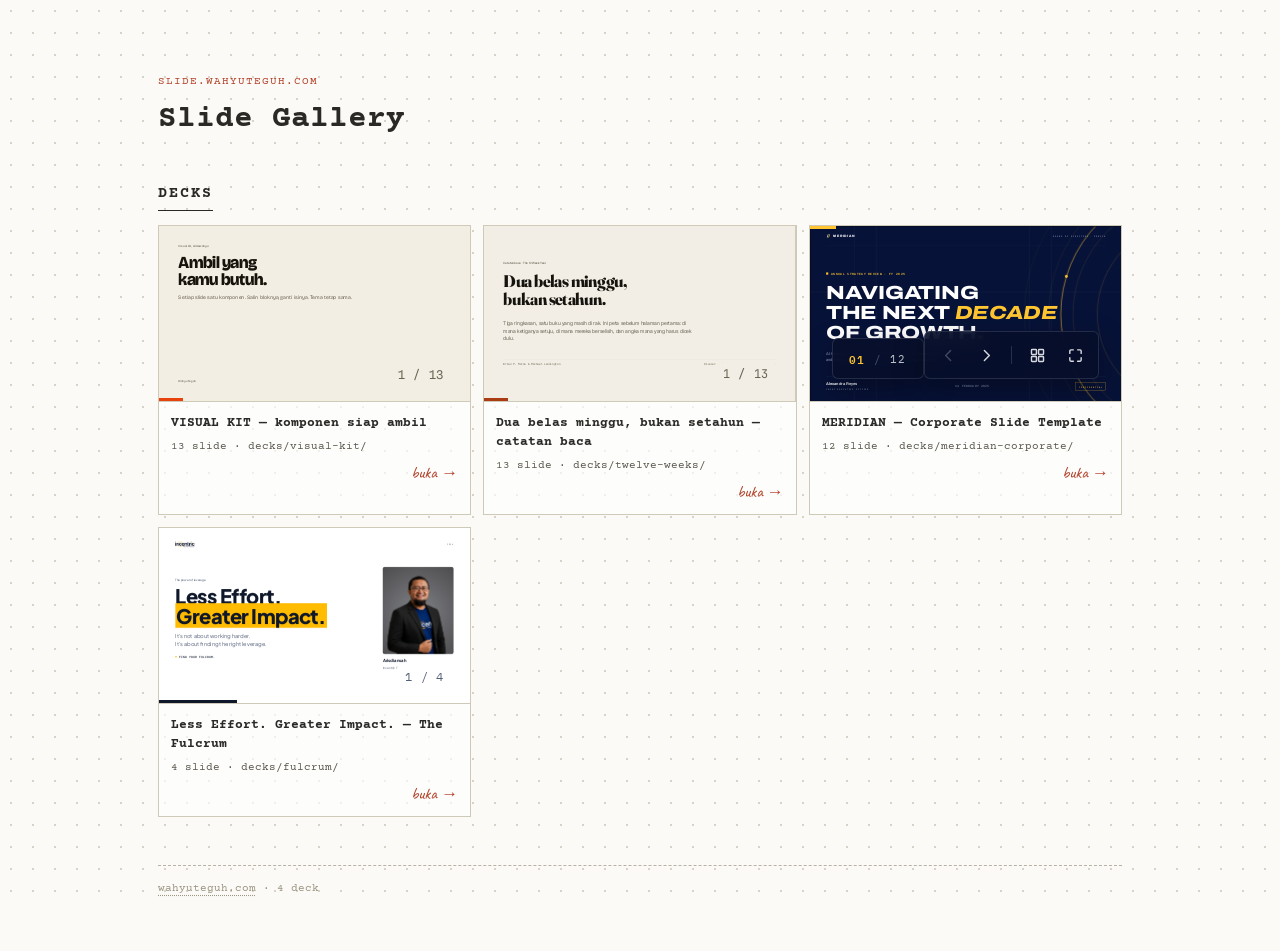
<file: index.html>
<!DOCTYPE html>
<html lang="id">
<head>
<meta charset="UTF-8">
<meta name="viewport" content="width=device-width, initial-scale=1.0">
<title>Slide Gallery — Wahyu Teguh</title>
<meta name="description" content="Galeri deck presentasi HTML oleh Wahyu Teguh.">
<link rel="icon" href="data:image/svg+xml,<svg xmlns='http://www.w3.org/2000/svg' viewBox='0 0 100 100'><rect width='100' height='100' rx='20' fill='%23fbfaf6'/><rect x='18' y='26' width='64' height='40' rx='2' fill='none' stroke='%23b3432b' stroke-width='7'/><rect x='44' y='70' width='12' height='12' fill='%23b3432b'/></svg>">
<link rel="preconnect" href="https://fonts.googleapis.com">
<link rel="preconnect" href="https://fonts.gstatic.com" crossorigin>
<link href="https://fonts.googleapis.com/css2?family=Courier+Prime:ital,wght@0,400;0,700;1,400&family=Caveat:wght@400;600;700&display=swap" rel="stylesheet">
<link rel="stylesheet" href="style.css">
<script src="gallery.js" defer></script>
</head>
<body>
<div class="page">
  <div class="flow centered">
    <section class="sec">
      <p class="kicker">slide.wahyuteguh.com</p>
      <h1>Slide Gallery</h1>
    </section>

    <section class="sec">
      <h2 class="sec-title">Decks</h2>
      <div id="grid" class="card-grid"></div>
      <p id="empty" class="empty" hidden>Belum ada deck. Taruh file di <code>decks/&lt;slug&gt;/index.html</code>, lalu jalankan <code>node tools/build-manifest.mjs</code>.</p>
    </section>

    <footer class="colophon">
      <a href="https://wahyuteguh.com">wahyuteguh.com</a> · <span id="count"></span>
    </footer>
  </div>
</div>
</body>
</html>
</file>
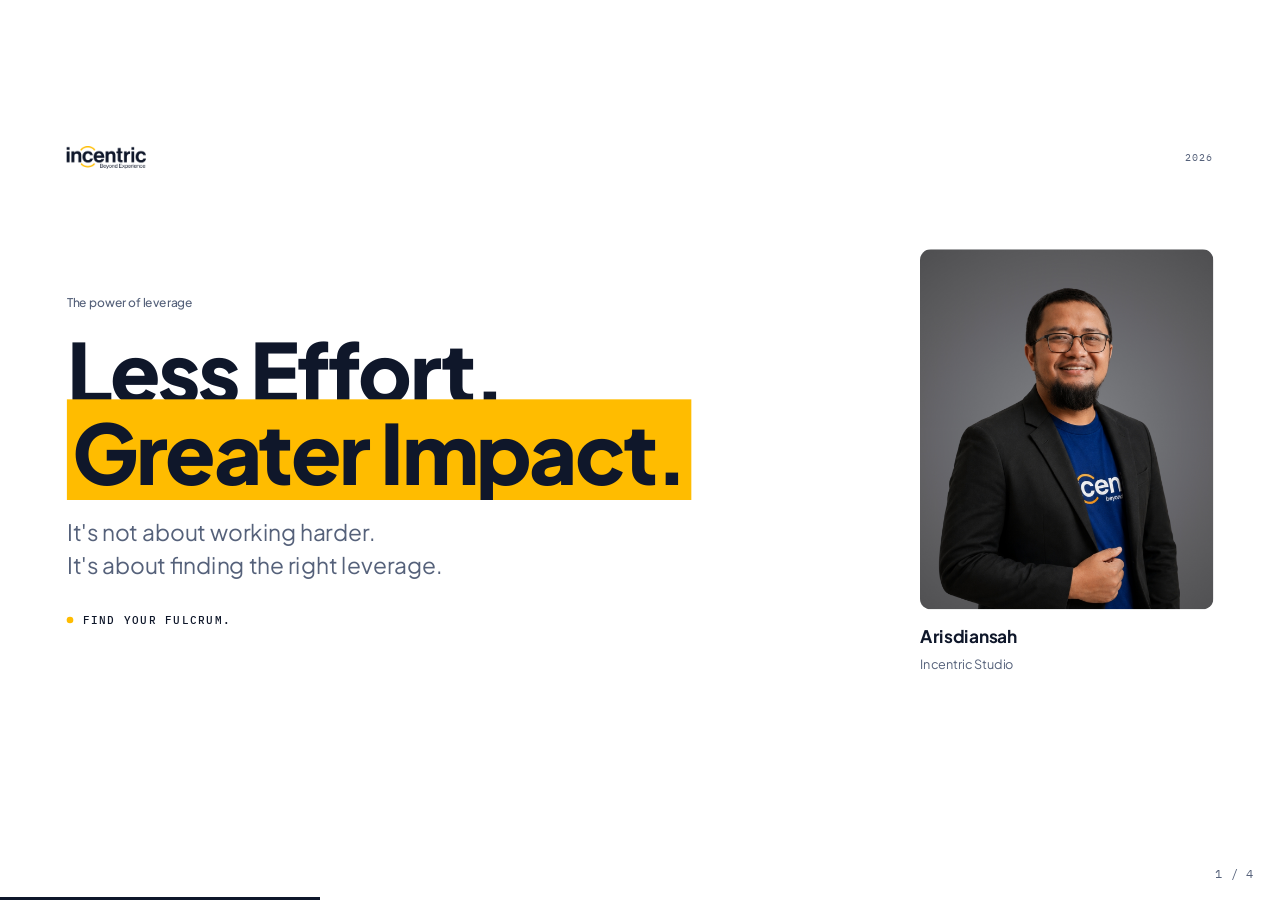
<file: decks/fulcrum/index.html>
<!DOCTYPE html>
<html lang="en">
<head>
<meta charset="UTF-8">
<meta name="viewport" content="width=device-width, initial-scale=1.0">
<title>Less Effort. Greater Impact. — The Fulcrum</title>
<link rel="preconnect" href="https://fonts.googleapis.com">
<link rel="preconnect" href="https://fonts.gstatic.com" crossorigin>
<link href="https://fonts.googleapis.com/css2?family=Plus+Jakarta+Sans:wght@400;500;600;700;800&family=IBM+Plex+Mono:wght@400;500;600&display=swap" rel="stylesheet">
<link rel="stylesheet" href="../../themes/_base.css">
<link rel="stylesheet" href="../../themes/incentric-navy.css">
<style>
/* Deck-specific layout only. Colour, type and radius come from the theme. */
.slide{ padding:84px 100px; gap:0; }
.hl{ background:var(--accent-2); color:var(--ink); padding:0 .06em; -webkit-box-decoration-break:clone; box-decoration-break:clone; }

/* ── brand row ───────────────────────────────────────────────── */
.brand{ display:flex; align-items:center; justify-content:space-between; }
.brand img{ height:34px; width:auto; }
.brand .meta{ font-family:var(--font-mono); font-size:15px; letter-spacing:.12em; text-transform:uppercase; color:var(--ink-soft); }

/* ── 01 title ────────────────────────────────────────────────── */
.s-title .body{ display:grid; grid-template-columns:1fr 440px; gap:80px; align-items:center; flex:1; min-height:0; }
.s-title h1{ font-size:124px; line-height:.98; }
.s-title .lead{ margin-top:36px; max-width:36ch; font-size:34px; }
.s-title .kicker{ margin-bottom:26px; }
.s-title .tag{ margin-top:44px; display:flex; align-items:center; gap:14px; }
.s-title .tag .dot{ width:10px; height:10px; border-radius:50%; background:var(--accent-2); }
.s-title .tag span{ font-family:var(--font-mono); font-size:17px; font-weight:500; letter-spacing:.14em; text-transform:uppercase; }
.portrait{ display:flex; flex-direction:column; gap:20px; }
.portrait .frame{ width:440px; height:540px; border-radius:16px; overflow:hidden; background:var(--surface); }
.portrait img{ width:100%; height:100%; object-fit:cover; object-position:50% 16%; }
.portrait .who{ display:flex; flex-direction:column; gap:4px; }
.portrait .who b{ font-size:26px; font-weight:700; }
.portrait .who span{ font-size:19px; color:var(--ink-soft); }

/* ── 02 the two levers ───────────────────────────────────────── */
.s-anat .head{ display:flex; justify-content:space-between; align-items:baseline; padding-bottom:20px; border-bottom:2px solid var(--line); }
.s-anat .head h2{ font-size:46px; letter-spacing:-.025em; }
.s-anat .head .note{ font-family:var(--font-mono); font-size:16px; color:var(--ink-soft); }
.panels{ flex:1; display:flex; flex-direction:column; gap:20px; padding-top:20px; min-height:0; }
.panel{
  flex:1; display:grid; grid-template-columns:400px 1fr; gap:28px; align-items:center;
  background:var(--surface); border:1px solid var(--line); border-radius:14px;
  padding:18px 40px 18px 36px;
}
.panel .tag{ font-family:var(--font-mono); font-size:15px; letter-spacing:.12em; text-transform:uppercase; color:var(--ink-soft); }
.panel .big{ font-size:112px; font-weight:800; line-height:.9; letter-spacing:-.045em; margin-top:16px; font-variant-numeric:tabular-nums; }
.panel .big span{ font-size:34px; font-weight:600; letter-spacing:0; margin-left:10px; color:var(--ink-soft); }
.panel .cap{ font-family:var(--font-mono); font-size:16px; letter-spacing:.1em; text-transform:uppercase; color:var(--ink-soft); margin-top:12px; }
.panel .verdict{ font-size:27px; font-weight:700; letter-spacing:-.015em; margin-top:20px; }
.panel.wrong .verdict{ color:var(--ink-soft); }
.s-anat .footline{ padding-top:18px; text-align:right; font-size:22px; color:var(--ink-soft); }

/* lever drawing */
.lever{ display:block; width:100%; height:100%; max-height:330px; }
.lever .ground{ stroke:var(--line-2); stroke-width:2; }
.lever .fulcrum{ fill:var(--accent-2); stroke:var(--ink); stroke-width:4; stroke-linejoin:round; }
.lever .bar{ fill:var(--ink); }
.lever .rest{ stroke:var(--line-2); stroke-width:2; stroke-dasharray:9 9; }
.lever .load rect{ fill:var(--ink); }
.lever .load text{ fill:#fff; font-family:var(--font-sans); font-size:27px; font-weight:700; }
.lever .load tspan{ font-size:16px; font-weight:500; fill:var(--accent-2); }
.lever .force line{ stroke:var(--ink); stroke-linecap:round; }
.lever .force path{ fill:var(--ink); }
.lever .force.thin line{ stroke-width:9; }
.lever .force.thick line{ stroke-width:17; }

/* hard: the beam never lifts, it only strains */
.slide.on .beam.hard{ animation:strain 6s ease-in-out 1s infinite; }
@keyframes strain{
  0%,100%{ transform:rotate(0deg); }
  12%,24%{ transform:rotate(-.35deg); }
  18%{ transform:rotate(.25deg); }
  32%,90%{ transform:rotate(0deg); }
}
.slide.on .force.thick{ animation:press 6s ease-in-out 1s infinite; }
@keyframes press{ 0%,100%{ transform:translateY(0); } 12%,24%{ transform:translateY(3px); } 32%,90%{ transform:translateY(0); } }

/* easy: one smooth lift, then it gently settles in an idle loop. The load counter-rotates so the block
   stays upright while the beam tilts under it. */
.slide.on .beam.easy{ animation:lift 1.5s cubic-bezier(.22,.8,.24,1) 1.1s forwards, leverIdle 8s ease-in-out 2.6s infinite; }
@keyframes lift{ to{ transform:rotate(6.5deg); } }
.slide.on .beam.easy .load{ animation:unlift 1.5s cubic-bezier(.22,.8,.24,1) 1.1s forwards, loadIdle 8s ease-in-out 2.6s infinite; transform-box:fill-box; transform-origin:50% 100%; }
@keyframes unlift{ to{ transform:rotate(-6.5deg); } }

/* ── 03 business insight + levers ───────────────────────────── */
.s-idea .business-grid{ flex:1; display:grid; grid-template-columns:780px 1fr; gap:90px; padding-top:64px; min-height:0; }
.s-idea .insight, .s-idea .levers{ display:flex; flex-direction:column; min-width:0; }
.s-idea h2{ font-size:76px; line-height:1.06; letter-spacing:-.035em; }
.s-idea .lead{ margin-top:28px; font-size:30px; max-width:28ch; }
.s-idea .statement{ margin-top:auto; margin-bottom:36px; font-size:66px; line-height:1.15; letter-spacing:-.04em; font-weight:800; }
.s-idea .statement .hl{ display:inline-block; margin-top:14px; }
.levers > h3{ font-size:44px; margin-bottom:30px; }
.fulcrums{ list-style:none; display:flex; flex-direction:column; border-top:2px solid var(--line); }
.fulcrums li{ display:grid; grid-template-columns:48px 1fr; column-gap:20px; align-items:baseline; padding:19px 0; border-bottom:1px solid var(--line); }
.fulcrums .idx{ grid-row:span 2; font-family:var(--font-mono); font-size:18px; color:var(--ink-soft); }
.fulcrums h4{ font-size:29px; line-height:1.2; font-weight:700; }
.fulcrums p{ grid-column:2; margin-top:7px; font-size:24px; line-height:1.4; color:var(--ink-soft); }
.levers .pick{ margin-top:auto; background:var(--accent-2); color:var(--ink); border-radius:12px; padding:24px; font-size:27px; font-weight:700; letter-spacing:-.015em; }

/* ── 04 closing ──────────────────────────────────────────────── */
.s-thanks{ justify-content:center; }
.s-thanks h1{ font-size:146px; line-height:1.0; letter-spacing:-.045em; }
.s-thanks h1::after{ content:""; display:block; width:180px; height:10px; border-radius:5px; background:var(--accent-2); margin-top:34px; }
.s-thanks .lead{ margin-top:34px; font-size:38px; max-width:24ch; }
.s-thanks .who{ margin-top:auto; display:flex; align-items:center; gap:20px; padding-top:48px; border-top:2px solid var(--line); }
.s-thanks .who img{ width:92px; height:92px; border-radius:50%; object-fit:cover; object-position:50% 16%; }
.s-thanks .who .n{ display:flex; flex-direction:column; gap:3px; }
.s-thanks .who b{ font-size:24px; font-weight:700; }
.s-thanks .who span{ font-size:18px; color:var(--ink-soft); }
.s-thanks .who .site{ margin-left:auto; font-family:var(--font-mono); font-size:18px; color:var(--ink-soft); }

/* Idle motion stays on visual accents; text remains stationary.
   Only active slides animate, and reduced-motion / print stay static. */
@keyframes leverIdle{ 0%,100%{ transform:rotate(6.5deg); } 50%{ transform:rotate(6.1deg); } }
@keyframes loadIdle{ 0%,100%{ transform:rotate(-6.5deg); } 50%{ transform:rotate(-6.1deg); } }
@keyframes portraitIdle{ 0%,100%{ transform:scale(1); } 50%{ transform:scale(1.025); } }
@keyframes dotIdle{ 0%,100%{ box-shadow:0 0 0 0 rgba(246,194,62,0); } 50%{ box-shadow:0 0 0 9px rgba(246,194,62,.14); } }
@keyframes highlightIdle{ 0%,100%{ background-color:var(--accent-2); } 50%{ background-color:#f8d574; } }
@keyframes underlineIdle{ 0%,100%{ transform:scaleX(1); opacity:1; } 50%{ transform:scaleX(1.12); opacity:.8; } }
.slide.on .portrait .frame img{ animation:portraitIdle 14s ease-in-out 1s infinite; }
.slide.on .tag .dot{ animation:dotIdle 6s ease-in-out 1s infinite; }
.slide.on .statement .hl{ animation:highlightIdle 8s ease-in-out 1.5s infinite; }
.slide.on.s-thanks h1::after{ transform-origin:left; animation:underlineIdle 8s ease-in-out 1s infinite; }

@media print, (prefers-reduced-motion: reduce){
  .slide.on *, .slide.on *::after{ animation:none !important; }
}

@media print{
  .beam.easy{ transform:rotate(6.5deg); }
  .beam.easy .load{ transform:rotate(-6.5deg); }
}

@media (prefers-reduced-motion: reduce){
  .slide.on .beam.hard, .slide.on .force.thick,
  .slide.on .beam.easy, .slide.on .beam.easy .load{ animation:none !important; }
  .slide.on .beam.easy{ transform:rotate(6.5deg); }
  .slide.on .beam.easy .load{ transform:rotate(-6.5deg); }
}
</style>
</head>
<body>
<div class="deck-viewport">
  <div class="deck-stage">

    <!-- 01 · opening -->
    <section class="slide s-title">
      <div class="brand">
        <img src="assets/incentric-logo.png" alt="Incentric">
        <span class="meta">2026</span>
      </div>

      <div class="body">
        <div>
          <p class="kicker a">The power of leverage</p>
          <h1 class="a-mask">Less Effort.<br><span class="hl">Greater Impact.</span></h1>
          <p class="lead a">It's not about working harder.<br>It's about finding the right leverage.</p>
          <div class="tag a">
            <span class="dot"></span>
            <span>Find your fulcrum.</span>
          </div>
        </div>

        <figure class="portrait a">
          <div class="frame"><img src="assets/arisdiansah.jpg" alt="Arisdiansah"></div>
          <figcaption class="who">
            <b>Arisdiansah</b>
            <span>Incentric Studio</span>
          </figcaption>
        </figure>
      </div>
    </section>

    <!-- 02 · the demonstration -->
    <section class="slide s-anat">
      <div class="head">
        <h2 class="a">Same Load. Same Effort.<br>Different Results.</h2>
        <span class="note a">100 kg load · 40 kg of push available</span>
      </div>

      <div class="panels">

        <div class="panel wrong a">
          <div>
            <p class="tag">Wrong fulcrum</p>
            <p class="big">267<span>kg</span></p>
            <p class="cap">Required force</p>
            <p class="verdict">More effort.</p>
          </div>

          <svg class="lever" viewBox="0 0 1240 340" aria-label="Lever with the fulcrum close to the force: the load barely moves">
            <line class="ground" x1="0" y1="320" x2="1240" y2="320"/>
            <path class="fulcrum" d="M818 320 L880 200 L942 320 Z"/>
            <g transform="translate(880 200)">
              <g class="beam hard">
                <g transform="translate(-880 -200)">
                  <rect class="bar" x="20" y="192" width="1200" height="16" rx="8"/>
                  <g class="load">
                    <rect x="30" y="72" width="150" height="120" rx="8"/>
                    <text x="105" y="148" text-anchor="middle">100<tspan dx="6">kg</tspan></text>
                  </g>
                  <g class="force thick">
                    <line x1="1170" y1="30" x2="1170" y2="160"/>
                    <path d="M1146 156 L1170 192 L1194 156 Z"/>
                  </g>
                </g>
              </g>
            </g>
          </svg>
        </div>

        <div class="panel right a">
          <div>
            <p class="tag">Right fulcrum</p>
            <p class="big">35<span>kg</span></p>
            <p class="cap">Required force</p>
            <p class="verdict">Greater leverage.</p>
          </div>

          <svg class="lever" viewBox="0 0 1240 340" aria-label="Lever with the fulcrum close to the load: one hand lifts it">
            <line class="ground" x1="0" y1="320" x2="1240" y2="320"/>
            <path class="fulcrum" d="M318 320 L380 200 L442 320 Z"/>
            <line class="rest" x1="30" y1="192" x2="180" y2="192"/>
            <g transform="translate(380 200)">
              <g class="beam easy">
                <g transform="translate(-380 -200)">
                  <rect class="bar" x="20" y="192" width="1200" height="16" rx="8"/>
                  <g class="load">
                    <rect x="30" y="72" width="150" height="120" rx="8"/>
                    <text x="105" y="148" text-anchor="middle">100<tspan dx="6">kg</tspan></text>
                  </g>
                  <g class="force thin">
                    <line x1="1170" y1="52" x2="1170" y2="160"/>
                    <path d="M1150 156 L1170 192 L1190 156 Z"/>
                  </g>
                </g>
              </g>
            </g>
          </svg>
        </div>

      </div>

      <p class="footline a">The position changes everything.</p>
    </section>

    <!-- 03 · business insight -->
    <section class="slide s-idea">
      <div class="brand">
        <img src="assets/incentric-logo.png" alt="Incentric">
        <span class="meta">03 — Business insight</span>
      </div>
      <div class="business-grid">
      <div class="insight">
        <h2 class="a">Every Business<br>Has a Fulcrum.</h2>
        <p class="lead a">The right shift can unlock disproportionate results.</p>
        <p class="statement a">Don't just add resources.<br><span class="hl">Reposition them.</span></p>
      </div>
      <div class="levers">
      <h3 class="a">Where Is Your Leverage?</h3>
      <ul class="fulcrums">
        <li class="a"><span class="idx">01</span><h4>Business Model</h4><p>Sell value, not time.</p></li>
        <li class="a"><span class="idx">02</span><h4>People</h4><p>Unlock your bottleneck.</p></li>
        <li class="a"><span class="idx">03</span><h4>Distribution</h4><p>Expand reach, not overhead.</p></li>
        <li class="a"><span class="idx">04</span><h4>Marketing</h4><p>Sharper message. Higher conversion.</p></li>
        <li class="a"><span class="idx">05</span><h4>Technology</h4><p>Automate what slows you down.</p></li>
      </ul>
      <p class="pick a">Find yours. Shift it. Scale the impact.</p>
      </div>
      </div>
    </section>

    <!-- 04 · closing -->
    <section class="slide s-thanks">
      <div class="brand">
        <img src="assets/incentric-logo.png" alt="Incentric">
        <span class="meta">Thank you.</span>
      </div>

      <div style="margin-top:auto">
        <h1 class="a-mask">Small Shift.<br>Big Impact.</h1>
        <p class="lead a">What's the one fulcrum you'll move this quarter?</p>
      </div>

      <div class="who a">
        <img src="assets/arisdiansah.jpg" alt="Arisdiansah">
        <div class="n"><b>Arisdiansah</b><span>Incentric Studio</span></div>
        <span class="site">incentric.co.id</span>
      </div>
    </section>

  </div>
</div>
<script src="../../deck.js"></script>
</body>
</html>
</file>
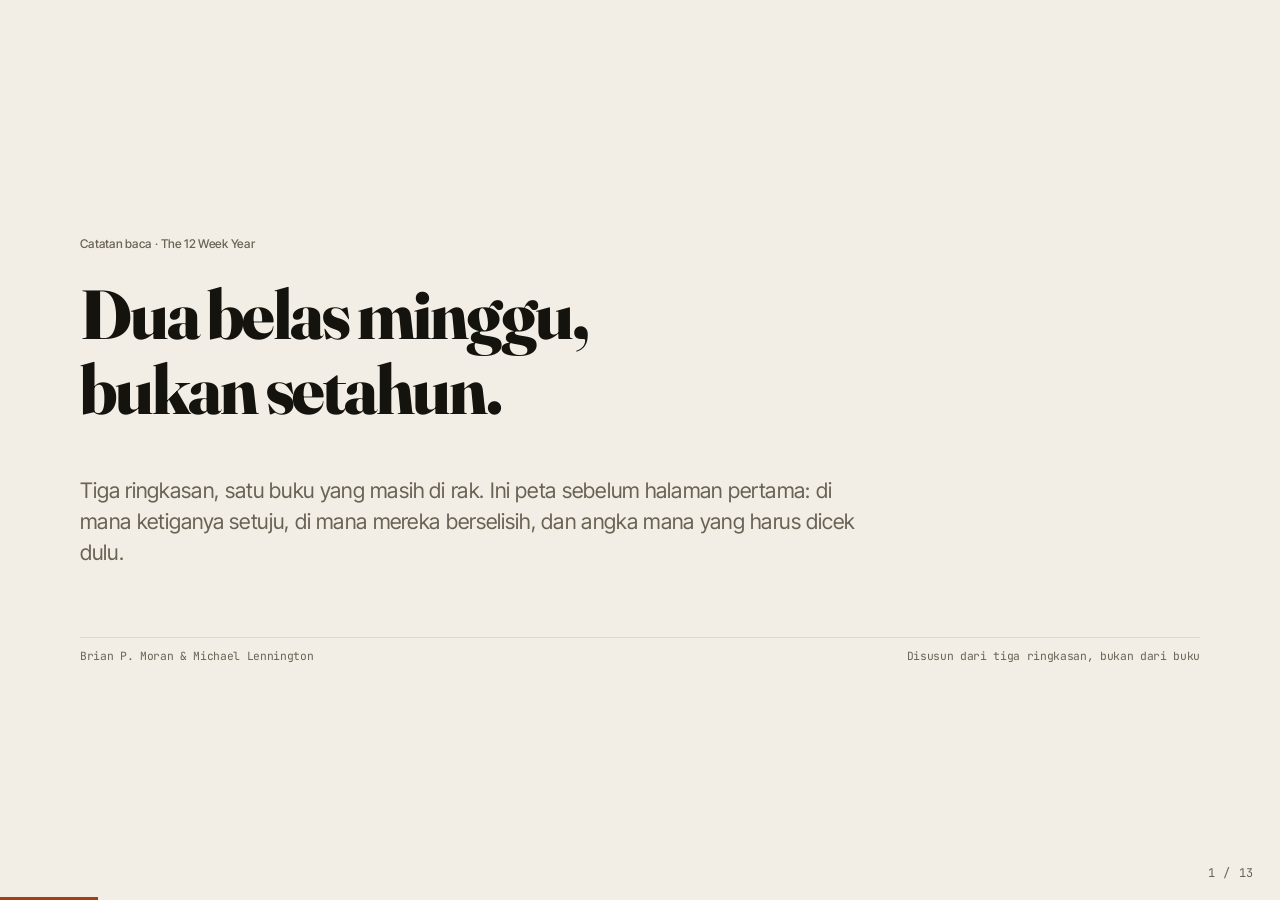
<file: decks/twelve-weeks/index.html>
<!DOCTYPE html>
<html lang="id" data-format="16:9">
<head>
<meta charset="UTF-8">
<meta name="viewport" content="width=device-width, initial-scale=1.0">
<title>Dua belas minggu, bukan setahun — catatan baca</title>
<link rel="preconnect" href="https://fonts.googleapis.com">
<link rel="preconnect" href="https://fonts.gstatic.com" crossorigin>
<link href="https://fonts.googleapis.com/css2?family=Fraunces:ital,opsz,wght@0,9..144,400..800;1,9..144,400..700&family=Inter+Tight:wght@400;500;600&family=JetBrains+Mono:wght@400;500&display=swap" rel="stylesheet">
<link rel="stylesheet" href="../../themes/_base.css">
<link rel="stylesheet" href="../../themes/dossier.css">
<style>
/* Deck-specific layout only. Every colour, font and radius comes from the theme. */

/* ── cover ───────────────────────────────────────────────────── */
.s-cover h1{max-width:1400px; line-height:1.08}
.s-thanks h1{max-width:1500px; line-height:1.08}
.s-cover .lead{margin-top:var(--s5)}
.cover-meta{
  display:flex; justify-content:space-between; gap:var(--s6);
  border-top:1px solid var(--line); padding-top:var(--s3);
  margin-top:var(--s7);
  font-family:var(--font-mono); font-size:17px; color:var(--ink-soft);
}

/* ── shared split ────────────────────────────────────────────── */
.split-2{display:grid; grid-template-columns:1.15fr .85fr; gap:var(--s8); align-items:center}
.split-2.rev{grid-template-columns:.85fr 1.15fr}

/* ── chart notes ─────────────────────────────────────────────── */
.chart-note{
  font-family:var(--font-mono); font-size:17px; color:var(--ink-soft);
  margin-top:var(--s3); line-height:1.6;
}

/* ── 04 · the year splits ────────────────────────────────────── */
.yearbox{max-width:1400px; margin-top:var(--s6)}
.yearbar{
  display:grid; grid-template-columns:repeat(4,1fr); gap:3px;
  height:230px; cursor:pointer;
}
.yearbar .q{
  position:relative; background:var(--ink);
  display:flex; align-items:flex-end; padding:var(--s4) var(--s5);
  transition:transform .6s cubic-bezier(.22,.7,.28,1);
}
.yearbar .q::after{
  content:""; position:absolute; inset:0;
  background:repeating-linear-gradient(90deg,transparent 0 calc(33.33% - 1px),var(--bg) calc(33.33% - 1px) 33.33%);
  opacity:.28;
}
.yearbar .q b{
  position:relative; z-index:1;
  font-family:var(--font-mono); font-weight:500; font-size:19px;
  color:var(--bg); opacity:0; transform:translateY(10px);
  transition:opacity .45s cubic-bezier(.22,.7,.28,1), transform .45s cubic-bezier(.22,.7,.28,1);
}
.yearbar.split{gap:22px}
.yearbar.split .q:nth-child(2){transform:translateY(14px)}
.yearbar.split .q:nth-child(3){transform:translateY(-8px)}
.yearbar.split .q:nth-child(4){transform:translateY(20px)}
.slide.on .yearbar.split .q b{opacity:1; transform:none}
.yearbar.split .q b:nth-child(1){transition-delay:0ms}
.ycap{
  display:flex; justify-content:space-between; gap:var(--s6);
  margin-top:var(--s3); font-family:var(--font-mono); font-size:17px;
  color:var(--ink-soft); min-height:24px;
}
.ycap .two{opacity:0; transition:opacity .4s ease .25s}
.yearbox.did .ycap .one{display:none}
.yearbox.did .ycap .two{opacity:1}

/* ── 05 · the loop ───────────────────────────────────────────── */
.loopwrap{display:grid; grid-template-columns:460px 1fr; gap:var(--s8); align-items:center}
.ring{position:relative; width:460px; height:460px}
.ring svg{display:block; width:100%; height:100%; overflow:visible}
.ring .track{fill:none; stroke:var(--line); stroke-width:1.5}
.ring .spoke{stroke:var(--line); stroke-width:1}
.ring .node{cursor:pointer; outline:none}
.ring .node circle{fill:var(--bg); stroke:var(--line); stroke-width:2; transition:fill .3s, stroke .3s}
.ring .node:hover circle{stroke:var(--ink)}
.ring .node[aria-pressed="true"] circle{fill:var(--accent); stroke:var(--accent)}
.ring .numb{font-family:var(--font-mono); font-size:15px; fill:var(--ink-soft); text-anchor:middle; pointer-events:none}
.ring .node:focus-visible circle{stroke:var(--accent); stroke-width:3}
.loopdetail .step-no{font-family:var(--font-mono); font-size:17px; color:var(--accent)}
.loopdetail h3{
  font-family:var(--font-display); font-weight:600; font-size:44px;
  line-height:1.06; letter-spacing:-.02em; margin-top:var(--s1);
  font-variation-settings:"SOFT" 0, "WONK" 1, "opsz" 144;
}
.loopdetail p{font-size:22px; line-height:1.55; color:var(--ink-soft); margin-top:var(--s3); max-width:34ch}
.fade-in{animation:swapIn .42s cubic-bezier(.22,.7,.28,1)}
@keyframes swapIn{from{opacity:0; transform:translateY(10px)} to{opacity:1; transform:none}}

/* ── 06 · table ──────────────────────────────────────────────── */
.tbl{width:100%; border-collapse:collapse; font-size:22px; margin-top:var(--s5)}
.tbl th{
  text-align:left; font-family:var(--font-mono); font-weight:400; font-size:17px;
  color:var(--ink-soft); padding:0 var(--s4) var(--s2); border-bottom:1px solid var(--line);
}
.tbl th.c,.tbl td.c{text-align:center; width:15%}
.tbl td{padding:var(--s3) var(--s4); border-bottom:1px solid var(--line)}
.tbl tr.endtop td{border-bottom:none}
.tbl tr.sep td{border-top:1px dashed var(--line); padding-top:var(--s4)}
.mark{display:inline-block; width:11px; height:11px; background:var(--ink); border-radius:50%}
.mark.no{background:none; border:1px solid var(--line-2, var(--line))}
.tblnote{
  margin-top:var(--s4); font-family:var(--font-mono); font-size:17px;
  color:var(--ink-soft); display:flex; gap:var(--s5); flex-wrap:wrap;
}

/* ── 07 · mechanism cards ────────────────────────────────────── */
.cards{display:grid; grid-template-columns:repeat(3,1fr); gap:var(--s4); align-items:start; margin-top:var(--s6)}
.mcard{
  appearance:none; text-align:left; background:transparent; color:inherit;
  border:1px solid var(--line); padding:var(--s5);
  cursor:pointer; display:flex; flex-direction:column; gap:var(--s3);
  min-height:280px;
  transition:border-color .3s, transform .3s;
}
.mcard:hover{border-color:var(--ink); transform:translateY(-3px)}
.mcard:active{transform:translateY(0)}
.mcard:focus-visible{outline:2px solid var(--accent); outline-offset:-2px}
.mcard .src{font-family:var(--font-mono); font-size:17px; color:var(--ink-soft)}
.mcard .say{
  font-family:var(--font-display); font-weight:600; font-size:28px;
  line-height:1.28; letter-spacing:-.01em;
  font-variation-settings:"SOFT" 0, "WONK" 1, "opsz" 144;
}
.mcard .verdict{
  margin-top:auto; font-size:19px; line-height:1.5; color:var(--ink-soft);
  display:grid; grid-template-rows:0fr;
  transition:grid-template-rows .45s cubic-bezier(.22,.7,.28,1), color .3s;
}
.mcard .verdict p{overflow:hidden; min-height:0}
.mcard.on .verdict{grid-template-rows:1fr; color:var(--ink)}
.mcard.on .verdict p{padding-top:var(--s1)}
.mcard.keep{border-color:var(--accent)}
.mcard.keep .verdict{color:var(--accent)}

/* ── 08 · numbers ────────────────────────────────────────────── */
.numgrid{display:grid; grid-template-columns:520px 1fr; gap:var(--s8); align-items:center; margin-top:var(--s5)}
.numlist{display:flex; flex-direction:column}
.numlist .row{
  display:grid; grid-template-columns:150px 1fr; gap:var(--s5);
  align-items:baseline; padding:var(--s4) 0; border-top:1px solid var(--line);
}
.numlist .row:last-child{border-bottom:1px solid var(--line)}
.numlist .fig{
  font-family:var(--font-display); font-weight:600; font-size:46px;
  letter-spacing:-.03em; line-height:1;
  font-variation-settings:"SOFT" 0, "WONK" 1, "opsz" 144;
}
.numlist p{font-size:19px; line-height:1.5; color:var(--ink-soft)}

/* ── 09 · gaps ───────────────────────────────────────────────── */
.gaps{list-style:none; margin-top:var(--s5); max-width:1500px}
.gaps li{
  display:grid; grid-template-columns:56px 1fr; gap:var(--s5);
  align-items:baseline; padding:var(--s3) 0;
  border-top:1px solid var(--line);
  font-size:24px; line-height:1.45;
}
.gaps li:last-child{border-bottom:1px solid var(--line)}
.gaps .n{font-family:var(--font-mono); font-size:17px; color:var(--ink-soft)}

/* ── 10 · the claim ──────────────────────────────────────────── */
.bigclaim{
  font-family:var(--font-display); font-weight:600;
  font-size:124px; line-height:1.06; letter-spacing:-.032em;
  font-variation-settings:"SOFT" 0, "WONK" 1, "opsz" 144;
  max-width:16ch;
}
.bigclaim em{font-style:italic; font-weight:500; color:var(--accent)}

/* ── 11 · collision ──────────────────────────────────────────── */
.seg{display:inline-flex; border:1px solid var(--line); width:max-content; margin-top:var(--s5)}
.seg button{
  appearance:none; background:none; border:0; cursor:pointer;
  font-family:var(--font-mono); font-size:17px; color:var(--ink-soft);
  padding:12px 24px;
  transition:background .3s, color .3s;
}
.seg button+button{border-left:1px solid var(--line)}
.seg button[aria-pressed="true"]{background:var(--ink); color:var(--bg)}
.collide{margin-top:var(--s6); max-width:1400px}
.pane{display:none}
.pane.on{display:block; animation:swapIn .45s cubic-bezier(.22,.7,.28,1)}
.pane .who{font-family:var(--font-mono); font-size:17px; color:var(--accent); margin-bottom:var(--s2)}
.pane blockquote{
  font-family:var(--font-display); font-weight:600;
  font-size:52px; line-height:1.22; letter-spacing:-.018em;
  max-width:26ch;
  font-variation-settings:"SOFT" 0, "WONK" 1, "opsz" 144;
}
.unres{
  margin-top:var(--s6); padding-top:var(--s4); border-top:1px solid var(--line);
  font-family:var(--font-mono); font-size:18px; line-height:1.7;
  color:var(--ink-soft); max-width:64ch;
}

/* ── 12 · how to use ─────────────────────────────────────────── */
.how{display:grid; grid-template-columns:repeat(3,1fr); gap:var(--s7); margin-top:var(--s7)}
.how > div{border-top:1px solid var(--line); padding-top:var(--s4)}
.how .when{font-family:var(--font-mono); font-size:17px; color:var(--accent)}
.how p{font-size:22px; line-height:1.5; color:var(--ink-soft); margin-top:var(--s2)}
.closeline{
  margin-top:var(--s7); padding-top:var(--s4); border-top:1px solid var(--line);
  font-family:var(--font-mono); font-size:19px; color:var(--ink-soft);
}

/* ── 13 · thank you ──────────────────────────────────────────── */
.thanks-foot{
  display:flex; justify-content:space-between; gap:var(--s6); flex-wrap:wrap;
  border-top:1px solid var(--line); padding-top:var(--s4); margin-top:var(--s7);
  font-family:var(--font-mono); font-size:17px; color:var(--ink-soft);
}
</style>
</head>
<body>
<div class="deck-viewport">
  <div class="deck-stage">

    <!-- 1 · cover -->
    <section class="slide center s-cover">
      <span class="kicker a">Catatan baca · The 12 Week Year</span>
      <h1 class="a-mask">Dua belas minggu,<br>bukan setahun.</h1>
      <p class="lead a">Tiga ringkasan, satu buku yang masih di rak. Ini peta sebelum halaman
        pertama: di mana ketiganya setuju, di mana mereka berselisih, dan angka mana yang harus
        dicek dulu.</p>
      <div class="cover-meta a">
        <span>Brian P. Moran &amp; Michael Lennington</span>
        <span>Disusun dari tiga ringkasan, bukan dari buku</span>
      </div>
    </section>

    <!-- 2 · diagnosis -->
    <section class="slide">
      <span class="kicker a">01 · Diagnosis</span>
      <h2 class="a-mask">Yang kurang bukan pengetahuan.</h2>
      <p class="lead a">Orang tahu apa yang harus dilakukan, lalu tidak melakukannya. Moran dan
        Lennington menyebutnya execution gap. Buku ini tidak menambah satu pun hal baru yang
        perlu kamu ketahui.</p>
      <div class="fill"></div>
      <div class="a" style="max-width:1100px">
        <div class="chart" data-chart="meter" data-values="100,34" data-labels="Kapabilitas,Yang dikerjakan"></div>
        <p class="chart-note">Selisih antara dua batang itu yang disebut masalah. Bukan kurangnya
          batang atas.</p>
      </div>
      <div class="foot a"><span>slidewahyu · dossier</span><span>Diagnosis</span></div>
    </section>

    <!-- 3 · the deadline -->
    <section class="slide">
      <span class="kicker a">02 · Sebab pertama</span>
      <h2 class="a-mask">Setahun itu terlalu jauh.</h2>
      <p class="lead a">Tenggat yang letaknya sebelas bulan dari sekarang tidak pernah mendesak.
        Yang mengisi ruang bukan kerja, tapi apa pun yang kebetulan tersedia.</p>
      <div class="fill"></div>
      <div class="a" style="max-width:1500px">
        <div class="chart" data-chart="line" data-nolabels
             data-values="3,3,4,3,3,4,3,3,3,4,7,97"></div>
        <p class="chart-note">Urgensi sepanjang dua belas bulan. Datar sampai bulan terakhir,
          lalu menembak.</p>
      </div>
      <div class="foot a"><span>Parkinson mengisi ruang yang tersedia</span><span>Sebab pertama</span></div>
    </section>

    <!-- 4 · the year splits -->
    <section class="slide">
      <span class="kicker a">03 · Perbaikan</span>
      <h2 class="a-mask">Setahun, didefinisikan ulang.</h2>
      <p class="lead a">Dua belas minggu, empat kali dalam satu tahun kalender. Tiap siklus punya
        gol sendiri, taktik mingguan sendiri, dan skor sendiri.</p>
      <div class="yearbox a" id="yearbox">
        <div class="yearbar" id="yearbar" role="button" tabindex="0" data-no-nav
             aria-label="Pecah satu tahun menjadi empat siklus dua belas minggu">
          <div class="q"><b>Siklus 1</b></div>
          <div class="q"><b>Siklus 2</b></div>
          <div class="q"><b>Siklus 3</b></div>
          <div class="q"><b>Siklus 4</b></div>
        </div>
        <div class="ycap">
          <span class="one">klik untuk memecah setahun</span>
          <span class="two">empat perencanaan · empat skor · empat kesempatan memperbaiki</span>
        </div>
      </div>
      <div class="foot a"><span>Periodisasi pinjam dari atletik</span><span>Perbaikan</span></div>
    </section>

    <!-- 5 · the loop -->
    <section class="slide">
      <span class="kicker a">04 · Sistemnya</span>
      <h2 class="a-mask">Tujuh langkah, berulang.</h2>
      <div class="fill"></div>
      <div class="loopwrap a">
        <div class="ring" id="ring">
          <svg viewBox="0 0 460 460" aria-label="Tujuh langkah sistem, melingkar"></svg>
        </div>
        <div class="loopdetail" id="loopdetail" aria-live="polite"></div>
      </div>
      <div class="foot a"><span>Klik simpulnya</span><span>Sistemnya</span></div>
    </section>

    <!-- 6 · agreement -->
    <section class="slide">
      <span class="kicker a">05 · Yang disepakati</span>
      <h2 class="a-mask">Empat yang aman dianggap posisi buku.</h2>
      <p class="lead a">Tiga ringkasan independen bukan bukti kuat. Tapi itu yang ada. Di bawah
        garis putus-putus, mereka mulai berselisih.</p>
      <table class="tbl a">
        <thead>
          <tr><th>Klaim</th><th class="c">Abdaal</th><th class="c">Hill</th><th class="c">Read And Grow</th></tr>
        </thead>
        <tbody>
          <tr><td>Masalahnya eksekusi, bukan pengetahuan</td><td class="c"><span class="mark"></span></td><td class="c"><span class="mark"></span></td><td class="c"><span class="mark"></span></td></tr>
          <tr><td>Dua belas minggu menggantikan setahun</td><td class="c"><span class="mark"></span></td><td class="c"><span class="mark"></span></td><td class="c"><span class="mark"></span></td></tr>
          <tr><td>Urgensi datang dari tenggat yang lebih dekat</td><td class="c"><span class="mark"></span></td><td class="c"><span class="mark"></span></td><td class="c"><span class="mark"></span></td></tr>
          <tr class="endtop"><td>Visi itu syarat</td><td class="c"><span class="mark"></span></td><td class="c"><span class="mark"></span></td><td class="c"><span class="mark no"></span></td></tr>
          <tr class="sep"><td>Diukur tiap minggu</td><td class="c"><span class="mark no"></span></td><td class="c"><span class="mark"></span></td><td class="c"><span class="mark"></span></td></tr>
          <tr><td>Periodisasi pinjam dari atletik</td><td class="c"><span class="mark"></span></td><td class="c"><span class="mark"></span></td><td class="c"><span class="mark no"></span></td></tr>
          <tr><td>Indikator lead dan lag dibedakan</td><td class="c"><span class="mark no"></span></td><td class="c"><span class="mark no"></span></td><td class="c"><span class="mark"></span></td></tr>
        </tbody>
      </table>
      <div class="tblnote a"><span>● disebut · ○ tidak disebut</span><span>empat baris di atas garis: aman dianggap posisi buku</span></div>
      <div class="foot a"><span>Tiga ringkasan, tiga penulis berbeda</span><span>Yang disepakati</span></div>
    </section>

    <!-- 7 · mechanism -->
    <section class="slide dark">
      <span class="kicker a">06 · Perbedaan pertama</span>
      <h2 class="a-mask">Kenapa dua belas minggu bekerja.</h2>
      <p class="lead a">Tiga penjelasan berbeda, dan ini bukan perbedaan kosmetik. Penjelasan
        yang benar menentukan seberapa besar efeknya.</p>
      <div class="cards">
        <button class="mcard a" type="button" data-card>
          <span class="src">Abdaal</span>
          <span class="say">Tenggat mengubah apa yang kamu habiskan waktu untuk mengerjakan.</span>
          <span class="verdict"><p>Yang ini bertahan. Prinsipnya alokasi perhatian, bukan
            kapasitas. Konsekuensinya tidak nyaman: alat penghapus gangguan, bukan pengali
            keluaran.</p></span>
        </button>
        <button class="mcard a" type="button" data-card>
          <span class="src">Tim Hill</span>
          <span class="say">Manusia memang bertindak berbeda saat tenggat mengintip.</span>
          <span class="verdict"><p>Mengulang gejala, tidak menjelaskan mekanismenya. Kalau cuma
            soal tenggat, tenggat tiga minggu akan bekerja lebih baik lagi.</p></span>
        </button>
        <button class="mcard a" type="button" data-card>
          <span class="src">Read And Grow</span>
          <span class="say">Matematika sederhana: empat tahun dalam satu.</span>
          <span class="verdict"><p>Dua belas minggu itu satu kuartal, bukan satu tahun. Yang
            dilipatgandakan jumlah siklus perencanaan, bukan hasilnya.</p></span>
        </button>
      </div>
      <div class="foot a"><span>Klik tiap kartu untuk konsekuensinya</span><span>Perbedaan pertama</span></div>
    </section>

    <!-- 8 · numbers -->
    <section class="slide">
      <span class="kicker a">07 · Angka</span>
      <h2 class="a-mask">Tiga angka, nol sumber.</h2>
      <div class="numgrid">
        <div class="a">
          <div class="chart" data-chart="donut" data-values="85,15" data-labels="Tercapai,Sisa"></div>
          <p class="chart-note">Ambang mingguan yang disebut “unggul”. Tidak ada studi di
            belakangnya.</p>
        </div>
        <div class="numlist a">
          <div class="row">
            <span class="fig">85%</span>
            <p>Hill sendiri memberi contoh 96%, jauh di atas ambangnya. Tidak ada yang menjelaskan
              kenapa 85 dan bukan 80.</p>
          </div>
          <div class="row">
            <span class="fig">4×</span>
            <p>Tanpa penyebut, tanpa metode, tanpa kelompok pembanding. Empat kali dari apa,
              diukur bagaimana.</p>
          </div>
          <div class="row">
            <span class="fig">4 tahun</span>
            <p>Dua belas minggu itu satu kuartal. Klaim yang jujur: empat siklus perencanaan,
              bukan empat tahun pengalaman.</p>
          </div>
        </div>
      </div>
      <div class="foot a"><span>Ini yang pertama dicek di buku</span><span>Angka</span></div>
    </section>

    <!-- 9 · gaps -->
    <section class="slide">
      <span class="kicker a">08 · Yang hilang</span>
      <h2 class="a-mask">Lima yang tidak dijawab.</h2>
      <ol class="gaps">
        <li class="a"><span class="n">01</span><span>Minggu ketiga belas. Abdaal menyebut minggu istirahat sebagai variannya sendiri. Ada di buku atau tidak.</span></li>
        <li class="a"><span class="n">02</span><span>Minggu yang gagal. Hill bilang mahal, tidak ada yang menyebut aturan pemulihannya.</span></li>
        <li class="a"><span class="n">03</span><span>Gol dua belas minggu diturunkan ulang tiap siklus, atau dibawa apa adanya dari gol tiga tahun.</span></li>
        <li class="a"><span class="n">04</span><span>Dua gol berebut jam yang sama. Sistem membolehkan empat gol tanpa aturan arbitrase.</span></li>
        <li class="a"><span class="n">05</span><span>Gol yang salah. Semua komponen bisa berjalan sempurna dan mengantar ke tempat yang keliru, tepat waktu.</span></li>
      </ol>
      <div class="foot a"><span>Celah yang kemungkinan besar diisi buku</span><span>Yang hilang</span></div>
    </section>

    <!-- 10 · the claim -->
    <section class="slide dark center">
      <span class="kicker a">09 · Klaim sebenarnya</span>
      <h2 class="bigclaim a-mask">Orang gagal karena <em>berhenti</em>.</h2>
      <p class="lead a">Bukan karena kurang usaha. Siklus yang lebih pendek membuat berhenti lebih
        murah, jadi orang berhenti lebih jarang. Yang dilipatgandakan adalah kesediaan memulai
        lagi, dan itu klaim yang tenang, bukan klaim hustle.</p>
    </section>

    <!-- 11 · collision -->
    <section class="slide">
      <span class="kicker a">10 · Benturan</span>
      <h2 class="a-mask">Berhenti di batas, atau bertahan di dip?</h2>
      <div class="seg a" role="group" aria-label="Pilih posisi">
        <button type="button" data-pane="godin" aria-pressed="true">Godin</button>
        <button type="button" data-pane="framework" aria-pressed="false">Kerangka ini</button>
      </div>
      <div class="collide a">
        <div class="pane on" data-pane-body="godin">
          <div class="who">Seth Godin · The Dip</div>
          <blockquote>Nilai justru ada di dalam dip. Berhenti tepat di ambang kesulitan adalah
            kesalahan klasik, bukan keputusan strategis.</blockquote>
        </div>
        <div class="pane" data-pane-body="framework">
          <div class="who">Moran &amp; Lennington</div>
          <blockquote>Berhenti di batas siklus. Dua belas minggu adalah tempat yang sah untuk
            mengevaluasi ulang, bukan tempat yang harus dipertahankan sampai habis.</blockquote>
        </div>
        <div class="unres">Tidak satu pun dari empat sumber menyelesaikan ini. Memutuskan mana
          yang benar butuh tes untuk membedakan dip dan jalan buntu, dan tes itu tidak ada di buku
          maupun di ketiga ringkasannya.</div>
      </div>
      <div class="foot a"><span>Belum selesai, dan diakui belum selesai</span><span>Benturan</span></div>
    </section>

    <!-- 12 · how to use -->
    <section class="slide">
      <span class="kicker a">11 · Cara pakai</span>
      <h2 class="a-mask">Sebelum, selama, sesudah.</h2>
      <div class="how">
        <div class="a"><span class="when">Sebelum baca</span>
          <p>Bagian tulang punggung sudah cukup untuk mengikuti argumen bukunya. Tidak perlu mencatat.</p></div>
        <div class="a"><span class="when">Sambil baca</span>
          <p>Cek tiga angka dulu: 85%, 4×, empat tahun. Lalu lima celah di halaman sebelumnya.</p></div>
        <div class="a"><span class="when">Setelah baca</span>
          <p>Catatan ini seharusnya dikoreksi. Dia dibangun dari ringkasan, dan bukunya ada di rak.</p></div>
      </div>
      <div class="closeline a">Begitu halaman ini berbeda dengan buku, buku yang benar dan catatan
        ini yang salah.</div>
      <div class="foot a"><span>slidewahyu · dossier</span><span>Cara pakai</span></div>
    </section>

    <!-- 13 · thank you -->
    <section class="slide center s-thanks dark">
      <span class="kicker a">Selesai</span>
      <h1 class="a-mask">Terima kasih.</h1>
      <p class="lead a">Kalau ada satu yang dibawa pulang, ambil yang ini: yang gagal bukan yang
        kurang tahu, tapi yang berhenti. Dua belas minggu membuat berhenti lebih murah, dan itu
        justru yang membuat orang berhenti lebih jarang.</p>
      <div class="thanks-foot a">
        <span>Wahyu Teguh</span>
        <span>Disusun dari tiga ringkasan · bukan dari buku</span>
        <span>Panah kiri dan kanan untuk pindah</span>
      </div>
    </section>

  </div>
</div>

<script src="../../charts.js"></script>
<script src="../../deck.js"></script>
<script>
(function(){
  'use strict';
  var pad = function(n){ return n < 10 ? '0' + n : '' + n; };

  /* ── 04 · the year splits ─────────────────────────────────── */
  var yearbar = document.getElementById('yearbar');
  var yearbox = document.getElementById('yearbox');
  function splitYear(){
    var on = yearbar.classList.toggle('split');
    yearbox.classList.toggle('did', on);
  }
  if (yearbar) {
    yearbar.addEventListener('click', splitYear);
    yearbar.addEventListener('keydown', function(e){
      if (e.key === 'Enter' || e.key === ' ') { e.preventDefault(); splitYear(); }
    });
  }

  /* ── 05 · the loop ────────────────────────────────────────── */
  var LOOP = [
    ['Visi', 'Lima belas tahun ke depan, dibagi ke tujuh bidang hidup. Ini bagian yang paling sering dilewati dan paling sering dibela penulisnya.'],
    ['Gol 3–5 tahun', 'Arah, bukan angka. Tempat visi bertemu kenyataan yang bisa direncanakan.'],
    ['Gol 12 minggu', 'Satu sampai empat gol. Tidak lebih. Batas ini yang memaksa pemilihan.'],
    ['Taktik mingguan', 'Aksi yang bisa dicentang. Kalau tidak bisa dicentang, itu bukan taktik.'],
    ['Aksi harian', 'Yang benar-benar terjadi hari ini, bukan yang direncanakan.'],
    ['Skor', 'Persentase taktik yang selesai. Ukuran masukan, bukan ukuran hasil.'],
    ['Review', 'Satu minggu, satu keputusan. Tanpa ini skornya cuma angka yang sedih.']
  ];
  var ringSvg = document.querySelector('#ring svg');
  var loopDetail = document.getElementById('loopdetail');
  var activeNode = -1;

  if (ringSvg) {
    var NS = 'http://www.w3.org/2000/svg';
    var cx = 230, cy = 230, R = 170;

    var track = document.createElementNS(NS, 'circle');
    track.setAttribute('class', 'track');
    track.setAttribute('cx', cx); track.setAttribute('cy', cy); track.setAttribute('r', R);
    ringSvg.appendChild(track);

    LOOP.forEach(function(step, i){
      var a = (-90 + i * (360 / LOOP.length)) * Math.PI / 180;
      var x = cx + R * Math.cos(a), y = cy + R * Math.sin(a);
      var lx = cx + (R + 46) * Math.cos(a), ly = cy + (R + 46) * Math.sin(a);

      var spoke = document.createElementNS(NS, 'line');
      spoke.setAttribute('class', 'spoke');
      spoke.setAttribute('x1', cx + (R - 30) * Math.cos(a));
      spoke.setAttribute('y1', cy + (R - 30) * Math.sin(a));
      spoke.setAttribute('x2', x); spoke.setAttribute('y2', y);
      ringSvg.appendChild(spoke);

      var g = document.createElementNS(NS, 'g');
      g.setAttribute('class', 'node');
      g.setAttribute('tabindex', '0');
      g.setAttribute('role', 'button');
      g.setAttribute('aria-pressed', 'false');
      g.setAttribute('aria-label', step[0]);

      var c = document.createElementNS(NS, 'circle');
      c.setAttribute('cx', x); c.setAttribute('cy', y); c.setAttribute('r', 9);
      g.appendChild(c);
      g.addEventListener('click', function(ev){ ev.stopPropagation(); selectNode(i); });
      g.addEventListener('keydown', function(ev){
        if (ev.key === 'Enter' || ev.key === ' ') { ev.preventDefault(); selectNode(i); }
      });
      ringSvg.appendChild(g);

      var t = document.createElementNS(NS, 'text');
      t.setAttribute('class', 'numb');
      t.setAttribute('x', lx); t.setAttribute('y', ly + 5);
      t.textContent = String(i + 1);
      ringSvg.appendChild(t);
    });
  }

  function selectNode(i){
    if (i === activeNode) return;
    activeNode = i;
    [].slice.call(document.querySelectorAll('#ring .node')).forEach(function(n, k){
      n.setAttribute('aria-pressed', String(k === i));
    });
    loopDetail.innerHTML =
      '<div class="step-no">' + pad(i + 1) + ' dari 07</div>' +
      '<h3>' + LOOP[i][0] + '</h3>' +
      '<p>' + LOOP[i][1] + '</p>';
    loopDetail.classList.remove('fade-in');
    void loopDetail.offsetWidth;
    loopDetail.classList.add('fade-in');
  }
  if (loopDetail) selectNode(0);

  /* ── 07 · mechanism cards ─────────────────────────────────── */
  [].slice.call(document.querySelectorAll('[data-card]')).forEach(function(card){
    if (card.querySelector('.src').textContent.indexOf('Abdaal') > -1) card.classList.add('keep');
    card.addEventListener('click', function(){ card.classList.toggle('on'); });
  });

  /* ── 11 · collision panes ─────────────────────────────────── */
  var paneBtns = [].slice.call(document.querySelectorAll('[data-pane]'));
  var panes = [].slice.call(document.querySelectorAll('[data-pane-body]'));
  paneBtns.forEach(function(b){
    b.addEventListener('click', function(){
      paneBtns.forEach(function(o){ o.setAttribute('aria-pressed', String(o === b)); });
      panes.forEach(function(p){ p.classList.toggle('on', p.dataset.paneBody === b.dataset.pane); });
    });
  });
})();
</script>
</body>
</html>
</file>
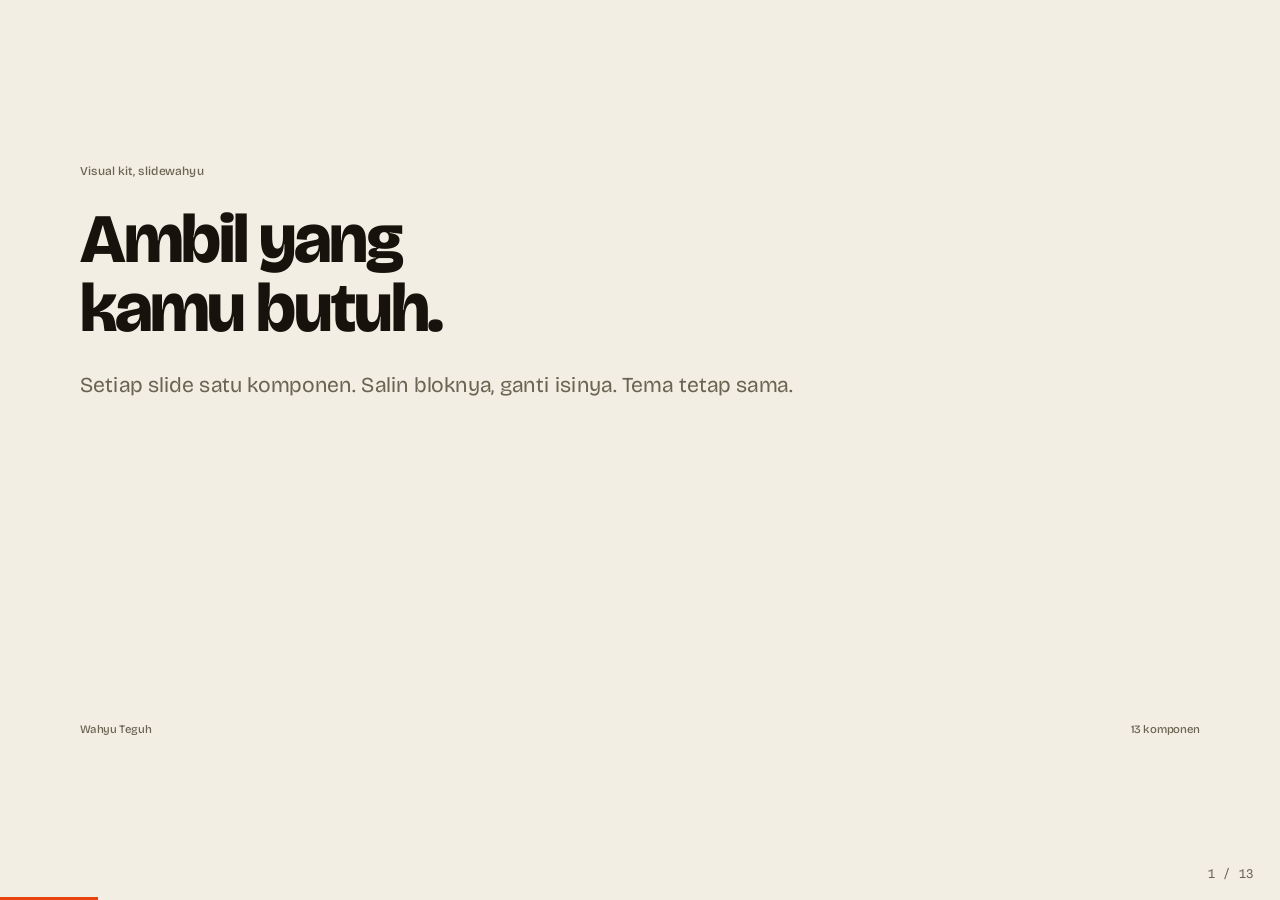
<file: decks/visual-kit/index.html>
<!DOCTYPE html>
<html lang="id" data-format="16:9">
<head>
<meta charset="UTF-8">
<meta name="viewport" content="width=device-width, initial-scale=1.0">
<title>VISUAL KIT — komponen siap ambil</title>
<link rel="preconnect" href="https://fonts.googleapis.com">
<link rel="preconnect" href="https://fonts.gstatic.com" crossorigin>
<link href="https://fonts.googleapis.com/css2?family=Bricolage+Grotesque:opsz,wght@12..96,400;12..96,600;12..96,800&family=Spline+Sans+Mono:wght@400;500;600&display=swap" rel="stylesheet">
<link rel="stylesheet" href="../../themes/_base.css">
<link rel="stylesheet" href="../../themes/paper.css">
</head>
<body>
<div class="deck-viewport">
  <div class="deck-stage">

    <!-- 01 · cover -->
    <section class="slide center">
      <span class="kicker a">Visual kit, slidewahyu</span>
      <h1 class="a-mask">Ambil yang<br>kamu butuh.</h1>
      <p class="lead a measure">Setiap slide satu komponen. Salin bloknya, ganti isinya.
        Tema tetap sama.</p>
      <div class="foot a"><span>Wahyu Teguh</span><span>13 komponen</span></div>
    </section>

    <!-- 02 · bars -->
    <section class="slide">
      <span class="kicker a">01 · Bar chart</span>
      <h2 class="a">Pendapatan per bulan.</h2>
      <div class="fill" style="display:flex;align-items:center">
        <div class="chart a" data-chart="bars"
             data-values="18,26,31,44,52,61"
             data-labels="Jan,Feb,Mar,Apr,Mei,Jun"></div>
      </div>
      <div class="foot a"><span>data-chart="bars"</span><span>02</span></div>
    </section>

    <!-- 03 · line -->
    <section class="slide">
      <span class="kicker a">02 · Line chart</span>
      <h2 class="a">Percakapan qualified per minggu.</h2>
      <div class="fill" style="display:flex;align-items:center">
        <div class="chart a" data-chart="line"
             data-values="12,19,16,28,24,37,45,41,58"
             data-labels="Jan,Feb,Mar,Apr,Mei,Jun,Jul,Agu,Sep"></div>
      </div>
      <div class="foot a"><span>data-chart="line"</span><span>03</span></div>
    </section>

    <!-- 04 · donut -->
    <section class="slide">
      <span class="kicker a">03 · Donut</span>
      <h2 class="a">Dari mana klien datang.</h2>
      <div class="split fill">
        <div class="chart a" data-chart="donut" data-values="62,38"
             data-labels="Organik, Berbayar"></div>
        <p class="body a measure">Enam dari sepuluh klien pertama datang dari percakapan
          langsung, sisanya dari iklan. Angka ini menentukan ke mana waktu pergi bulan depan.</p>
      </div>
      <div class="foot a"><span>data-chart="donut"</span><span>04</span></div>
    </section>

    <!-- 05 · meters -->
    <section class="slide">
      <span class="kicker a">04 · Meter</span>
      <h2 class="a">Corong penjualan.</h2>
      <div class="fill" style="display:flex;align-items:center">
        <div class="chart a" data-chart="meter"
             data-values="86,64,41,23"
             data-labels="Kenal, Tanya, Coba, Beli"></div>
      </div>
      <div class="foot a"><span>data-chart="meter"</span><span>05</span></div>
    </section>

    <!-- 06 · cards -->
    <section class="slide">
      <span class="kicker a">05 · Kartu</span>
      <h2 class="a">Yang berubah di CRM.</h2>
      <div class="cols cols-3 fill a" style="align-items:start">
        <div class="card"><span class="num">01</span><h3>Input</h3>
          <p class="small">Agen mengisi sebagian besar field. Sales membaca, bukan mengetik.</p></div>
        <div class="card"><span class="num">02</span><h3>Kebenaran</h3>
          <p class="small">Satu pelanggan punya banyak jejak. Perlu satu record yang berwenang.</p></div>
        <div class="card"><span class="num">03</span><h3>Ukuran</h3>
          <p class="small">Pipeline yang diisi mesin butuh metrik yang berbeda dari pipeline manual.</p></div>
      </div>
      <div class="foot a"><span>.cols.cols-3 + .card</span><span>06</span></div>
    </section>

    <!-- 07 · steps -->
    <section class="slide">
      <span class="kicker a">06 · Langkah</span>
      <h2 class="a">Urutan pengerjaan.</h2>
      <ol class="steps fill a" style="justify-content:center">
        <li><span class="n">01</span><div><h3>Petakan siapa yang menulis</h3>
          <p class="small">Setiap field punya penulis. Kalau agen, tandai dan beri jejak.</p></div></li>
        <li><span class="n">02</span><div><h3>Tentukan satu sumber kebenaran</h3>
          <p class="small">Satu pelanggan, satu identitas, walau jejaknya tersebar di lima sistem.</p></div></li>
        <li><span class="n">03</span><div><h3>Ganti ukurannya</h3>
          <p class="small">Pipeline yang diisi mesin perlu metrik baru: kualitas data, bukan kecepatan input.</p></div></li>
        <li><span class="n">04</span><div><h3>Latih tim membaca</h3>
          <p class="small">Nilai baru di tim: menilai kualitas data, bukan kecepatan mengetik.</p></div></li>
      </ol>
      <div class="foot a"><span>.steps</span><span>07</span></div>
    </section>

    <!-- 08 · timeline -->
    <section class="slide">
      <span class="kicker a">07 · Linimasa</span>
      <h2 class="a">Enam minggu.</h2>
      <div class="fill" style="display:flex;align-items:center">
        <div class="track a" style="width:100%">
          <div class="point"><span class="when">Minggu 1</span><h3>Riset</h3>
            <p class="small">Peta pesaing dan harga pasar.</p></div>
          <div class="point"><span class="when">Minggu 2–3</span><h3>Bangun</h3>
            <p class="small">Sampel laporan pertama.</p></div>
          <div class="point"><span class="when">Minggu 4</span><h3>Uji</h3>
            <p class="small">Tiga percakapan nyata.</p></div>
          <div class="point"><span class="when">Minggu 5–6</span><h3>Jual</h3>
            <p class="small">Harga penuh, tanpa diskon.</p></div>
        </div>
      </div>
      <div class="foot a"><span>.track</span><span>08</span></div>
    </section>

    <!-- 09 · quote dark -->
    <section class="slide dark center">
      <p class="quote a measure">CRM lama dibangun di atas satu asumsi.
        <em>Manusia yang mengetik.</em> Asumsi itu sudah tidak benar.</p>
      <div class="foot a"><span>.slide.dark + .quote</span><span>09</span></div>
    </section>

    <!-- 10 · big number -->
    <section class="slide center">
      <span class="kicker a">08 · Angka besar</span>
      <div class="a" data-count="1098265"
           style="font-family:var(--font-mono);font-size:300px;line-height:.9;
           font-weight:600;letter-spacing:-.04em;color:var(--accent)">0</div>
      <p class="lead a measure">Rupiah. Satu angka per slide. Dua angka besar di satu
        layar saling melemahkan.</p>
      <div class="foot a"><span>.stat .v atau angka manual</span><span>10</span></div>
    </section>

    <!-- 11 · split + image -->
    <section class="slide">
      <span class="kicker a">09 · Gambar + teks</span>
      <h2 class="a">Kalau ada visual pendukung.</h2>
      <div class="split fill">
        <div class="ph a kenburns">taruh gambar di sini</div>
        <div class="rows a">
          <h3>Beri satu kalimat yang menyebut apa yang harus dilihat.</h3>
          <p class="body measure">Kalau gambarnya butuh paragraf penjelasan, gambarnya
            yang salah.</p>
          <div class="rows" style="flex-direction:row;gap:12px;flex-wrap:wrap">
            <span class="chip on">fokus</span>
            <span class="chip">konteks</span>
            <span class="chip">bukti</span>
          </div>
        </div>
      </div>
      <div class="foot a"><span>.split + .ph + .chip</span><span>11</span></div>
    </section>

    <!-- 12 · table -->
    <section class="slide">
      <span class="kicker a">10 · Tabel</span>
      <h2 class="a">Harga.</h2>
      <div class="fill a" style="display:flex;align-items:center">
        <table style="width:100%;border-collapse:collapse;font-size:26px">
          <thead>
            <tr style="border-bottom:2px solid var(--ink)">
              <th style="text-align:left;padding:16px 0;font-weight:500;font-size:18px;
                  color:var(--ink-soft)">Paket</th>
              <th style="text-align:right;padding:16px 0;font-weight:500;font-size:18px;
                  color:var(--ink-soft)">Harga</th>
              <th style="text-align:left;padding:16px 0 0 32px;font-weight:500;font-size:18px;
                  color:var(--ink-soft)">Isi</th>
            </tr>
          </thead>
          <tbody>
            <tr style="border-bottom:1px solid var(--line)">
              <td style="padding:20px 0;font-weight:600">Mini</td>
              <td style="padding:20px 0;text-align:right;font-family:var(--font-mono)">Rp1,4 jt</td>
              <td style="padding:20px 0 20px 32px;color:var(--ink-soft)">Satu pesaing, satu laporan</td>
            </tr>
            <tr style="border-bottom:1px solid var(--line)">
              <td style="padding:20px 0;font-weight:600">Insight</td>
              <td style="padding:20px 0;text-align:right;font-family:var(--font-mono)">Rp3,4 jt</td>
              <td style="padding:20px 0 20px 32px;color:var(--ink-soft)">Tiga pesaing, rekomendasi</td>
            </tr>
            <tr>
              <td style="padding:20px 0;font-weight:600">Monthly</td>
              <td style="padding:20px 0;text-align:right;font-family:var(--font-mono)">Rp2,9 jt</td>
              <td style="padding:20px 0 20px 32px;color:var(--ink-soft)">Kontrak minimum 3 bulan</td>
            </tr>
          </tbody>
        </table>
      </div>
      <div class="foot a"><span>tabel polos, tanpa border vertikal</span><span>12</span></div>
    </section>

    <!-- 13 · closing -->
    <section class="slide dark center">
      <span class="kicker a">Selesai</span>
      <h1 class="a" style="font-size:88px">Salin bloknya.<br>Ganti isinya.</h1>
      <p class="lead a measure" style="color:inherit;opacity:.65">Warna ada di tema.
        Isi ada di deck.</p>
    </section>

  </div>
</div>
<script src="../../charts.js"></script>
<script src="../../deck.js"></script>
</body>
</html>
</file>
<file: style.css>
html {
  --paper: #fbfaf6;
  --dots: radial-gradient(circle, #d8d3c6 1px, transparent 1.2px);
  --ink: #2b2925; --muted: #5d594f; --soft: #9a9482; --faint: #cfc9b8; --dotline: #b8b2a2;
  --card: rgba(255, 255, 255, .65);
  --accent: #b3432b; --rule: rgba(179, 67, 43, .55);
  --font-body: "Courier Prime", monospace;
  --font-hand: "Caveat", cursive;
}

body {
  margin: 0;
  min-height: 100vh;
  background-color: var(--paper);
  background-image: var(--dots);
  background-size: 22px 22px;
  background-attachment: fixed;
  color: var(--ink);
  font-family: var(--font-body);
  position: relative;
}

.page { position: relative; z-index: 1; max-width: 980px; margin: 0 auto; padding: 0 24px; }
.flow.centered { padding: 76px 8px 56px; display: flex; flex-direction: column; gap: 48px; }
.sec { position: relative; display: flex; flex-direction: column; gap: 14px; }

.kicker { margin: 0; font-size: 10.5px; letter-spacing: 1px; text-transform: uppercase; color: var(--accent); }
.sec-title {
  margin: 0; font-size: 15px; font-weight: 700; letter-spacing: 2px; text-transform: uppercase;
  border-bottom: 1px solid var(--ink); padding-bottom: 8px; width: fit-content;
}

h1 { margin: 0; font-size: 31px; font-weight: 700; }

.card-grid { display: grid; grid-template-columns: repeat(3, 1fr); gap: 12px; }
.card {
  border: 1px solid var(--faint); background: var(--card);
  display: flex; flex-direction: column; text-decoration: none; color: inherit; overflow: hidden;
}
.card:hover { border-color: var(--accent); }
.card:focus-visible { outline: 2px solid var(--accent); outline-offset: 2px; }
.card .frame {
  display: block; aspect-ratio: 16 / 9; background: var(--faint);
  border-bottom: 1px solid var(--faint); overflow: hidden;
}
.card .frame iframe { display: block; width: 100%; height: 100%; border: 0; pointer-events: none; }
.card .meta { display: flex; flex-direction: column; gap: 5px; padding: 12px; }
.card .t { font-size: 13px; font-weight: 700; line-height: 1.45; }
.card .d { font-size: 11px; color: var(--muted); line-height: 1.55; }
.card .hand {
  align-self: flex-end; margin-top: 2px;
  font-family: var(--font-hand); font-size: 17px; color: var(--accent);
}

.empty { margin: 0; color: var(--muted); font-size: 13px; line-height: 1.8; }
.empty code {
  font-family: var(--font-body); font-size: .92em;
  background: var(--card); border: 1px solid var(--faint); padding: 1px 5px;
}

.colophon { font-size: 11px; color: var(--soft); border-top: 1px dashed var(--dotline); padding-top: 16px; }
.colophon a { color: var(--soft); text-decoration: underline; text-decoration-style: dotted; text-underline-offset: 4px; }
.colophon a:hover { color: var(--accent); }

@media (max-width: 820px) { .card-grid { grid-template-columns: 1fr 1fr; } }
@media (max-width: 560px) {
  .flow.centered { padding: 64px 4px 40px; gap: 40px; }
  .card-grid { grid-template-columns: 1fr; }
}
</file>
<file: themes/_base.css>
/* slidewahyu — structure only. Identity comes from themes/<brand>.css.
   Fixed 1920×1080 stage, scaled as a whole. Nothing reflows: what you author is what
   the audience sees, on a projector, a laptop, or a phone held sideways. */

/* ── stage ────────────────────────────────────────────────────── */
* { margin: 0; padding: 0; box-sizing: border-box; }

html, body {
  width: 100%; height: 100%;
  overflow: hidden;
  background: var(--bg);
}
body {
  font-family: var(--font-sans);
  color: var(--ink);
  -webkit-font-smoothing: antialiased;
  text-rendering: optimizeLegibility;
}
::selection { background: var(--accent); color: var(--accent-ink); }

.deck-viewport {
  position: fixed; inset: 0;
  overflow: hidden;
  background: var(--bg);
}
.deck-stage {
  position: absolute; left: 0; top: 0;
  width: 1920px; height: 1080px;
  overflow: hidden;
  transform-origin: 0 0;
  background: var(--bg);
}

/* ── slides ───────────────────────────────────────────────────── */
.slide {
  position: absolute; inset: 0;
  width: 1920px; height: 1080px;
  padding: 110px 120px;
  display: flex; flex-direction: column;
  gap: 40px;
  overflow: hidden;
  background: var(--bg);
  visibility: hidden;
  opacity: 0;
  pointer-events: none;
}
.slide.on {
  visibility: visible;
  opacity: 1;
  pointer-events: auto;
  z-index: 1;
  animation: slideIn .5s cubic-bezier(.2, .7, .3, 1) both;
}
@keyframes slideIn {
  from { opacity: 0; transform: translateX(var(--dir, 56px)); }
  to   { opacity: 1; transform: none; }
}

/* A dark slide is the same components on an inverted ground, so it re-maps the
   identity tokens instead of relying on every component to have a dark rule.
   Themes may override any of the --dark-* values; these are the fallbacks. */
.slide.dark {
  background: var(--dark-bg, var(--ink));
  color: var(--dark-ink, var(--bg));
  --ink: var(--dark-ink, var(--bg));
  --ink-soft: var(--dark-soft, #9C9682);
  --line: var(--dark-line, #4A463C);
  --surface: var(--dark-surface, #1B1A15);
  --accent: var(--dark-accent, var(--accent));
}
.slide.dark .kicker { color: var(--ink-soft); opacity: 1; }

/* ── type scale, authored at 1920×1080 ────────────────────────── */
.kicker {
  font-family: var(--font-sans);
  font-size: 18px;
  font-weight: 500;
  letter-spacing: 0;
  color: var(--ink-soft);
}
h1, .h1 {
  font-family: var(--font-display);
  font-size: 104px;
  line-height: 1.0;
  letter-spacing: -.03em;
  font-weight: 800;
}
h2, .h2 {
  font-family: var(--font-display);
  font-size: 68px;
  line-height: 1.05;
  letter-spacing: -.025em;
  font-weight: 800;
}
h3, .h3 {
  font-family: var(--font-display);
  font-size: 36px;
  line-height: 1.2;
  letter-spacing: -.01em;
  font-weight: 700;
}
.lead {
  font-size: 32px;
  line-height: 1.45;
  color: var(--ink-soft);
  max-width: 62ch;
}
.body { font-size: 26px; line-height: 1.6; }
.small { font-size: 20px; line-height: 1.5; }
.mono { font-family: var(--font-mono); font-variant-numeric: tabular-nums; }
.measure { max-width: 62ch; }
.rule { height: 2px; background: var(--line); border: none; }

/* spacing scale — every margin, gap and padding uses one of these */
:root {
  --s1: 8px; --s2: 12px; --s3: 16px; --s4: 24px; --s5: 32px;
  --s6: 48px; --s7: 64px; --s8: 96px; --s9: 128px; --s10: 160px;
}

/* ── layouts ──────────────────────────────────────────────────── */
.rows { display: flex; flex-direction: column; gap: 24px; }
.cols { display: grid; gap: 40px; }
.cols-2 { grid-template-columns: 1fr 1fr; }
.cols-3 { grid-template-columns: repeat(3, 1fr); }
.cols-4 { grid-template-columns: repeat(4, 1fr); }
.split { display: grid; grid-template-columns: 1.1fr .9fr; gap: 64px; align-items: center; }
.fill { flex: 1; min-height: 0; }
.center { justify-content: center; }
.middle { margin-top: auto; margin-bottom: auto; }
.foot {
  margin-top: auto;
  display: flex; justify-content: space-between; align-items: baseline;
  gap: 32px;
  font-family: var(--font-sans); font-size: 17px;
  font-weight: 500; letter-spacing: 0;
  color: var(--ink-soft);
}

/* ── components ───────────────────────────────────────────────── */
.card {
  background: var(--surface);
  border: 1px solid var(--line);
  border-radius: var(--radius);
  padding: 36px 40px;
  display: flex; flex-direction: column; gap: 14px;
}
.card .num {
  font-family: var(--font-sans);
  font-size: 18px; font-weight: 500; letter-spacing: 0;
  color: var(--ink-soft);
}
.card .big {
  font-family: var(--font-display);
  font-size: 56px; font-weight: 800; line-height: 1;
  font-variant-numeric: tabular-nums;
}

.stat {
  display: flex; flex-direction: column; gap: 8px;
  padding-left: 24px;
  border-left: 2px solid var(--accent);
}
.stat .v {
  font-family: var(--font-mono);
  font-size: 88px; font-weight: 700; line-height: 1;
  font-variant-numeric: tabular-nums;
}
.stat .k {
  font-family: var(--font-sans);
  font-size: 18px; font-weight: 500; letter-spacing: 0;
  color: var(--ink-soft);
}

.quote {
  font-family: var(--font-display);
  font-size: 60px; line-height: 1.22; font-weight: 700;
  letter-spacing: -.02em;
}
.quote em { color: var(--accent); font-style: normal; }
.attrib {
  font-family: var(--font-sans); font-size: 18px;
  font-weight: 500; letter-spacing: 0; color: var(--ink-soft);
}

.chip {
  display: inline-flex; align-items: center; gap: 10px;
  font-family: var(--font-sans); font-size: 18px;
  font-weight: 500; letter-spacing: 0;
  padding: 8px 18px;
  border: 1px solid var(--line);
  border-radius: 999px;
  color: var(--ink-soft);
}
.chip.on { background: var(--accent); border-color: var(--accent); color: var(--accent-ink); }

.steps { display: flex; flex-direction: column; gap: 28px; }
.steps li {
  display: grid; grid-template-columns: 56px 1fr; gap: 24px;
  list-style: none; align-items: baseline;
}
.steps .n {
  font-family: var(--font-sans); font-size: 18px;
  font-weight: 500; letter-spacing: 0; color: var(--ink-soft);
}

.track { display: flex; gap: 0; align-items: stretch; }
.track .point {
  flex: 1; padding: 28px 24px 0 0;
  border-top: 2px solid var(--line); position: relative;
}
.track .point::before {
  content: ""; position: absolute; top: -6px; left: 0;
  width: 10px; height: 10px; border-radius: 50%;
  background: var(--accent);
}
.track .point .when {
  font-family: var(--font-sans); font-size: 17px;
  font-weight: 500; letter-spacing: 0; color: var(--ink-soft);
}

.ph {
  background: var(--surface);
  border: 1px solid var(--line);
  border-radius: var(--radius);
  display: grid; place-items: center;
  font-family: var(--font-sans); font-size: 18px; font-weight: 500;
  letter-spacing: 0;
  color: var(--ink-soft);
  min-height: 420px;
}

/* ── motion ───────────────────────────────────────────────────── */
.slide .a {
  opacity: 0;
  transform: translateY(24px);
  transition: opacity .55s cubic-bezier(.2, .7, .3, 1),
              transform .55s cubic-bezier(.2, .7, .3, 1);
}
.slide.on .a { opacity: 1; transform: none; }
.slide .a-left { transform: translateX(-32px); }

/* mask reveal — the line rises out of its own baseline. Use on a heading when the
   slide has one idea and you want the audience to read it before you speak. */
.slide .a-mask {
  opacity: 1;
  transform: none;
  clip-path: inset(0 0 105% 0);
  transition: clip-path .7s cubic-bezier(.2, .7, .3, 1);
}
.slide.on .a-mask { clip-path: inset(0 0 -5% 0); }

/* slow drift on a photograph. Only for real images, never for a placeholder. */
.kenburns { overflow: hidden; }
.kenburns img {
  width: 100%; height: 100%; object-fit: cover; display: block;
  transform: scale(1);
  transition: transform 14s linear;
}
.slide.on .kenburns img { transform: scale(1.07); }
.slide .a-scale { transform: scale(.94); }
.slide.on .a-left, .slide.on .a-scale { transform: none; }

/* ── charts ───────────────────────────────────────────────────── */
.chart { width: 100%; }
.ch-svg { display: block; width: 100%; }
.ch-bars { height: 420px; }
.ch-line { height: 380px; }
.ch-donut { height: 360px; width: auto; margin: 0 auto; }

.ch-bar {
  fill: var(--accent);
  transform-box: fill-box;
  transform-origin: bottom;
  transform: scaleY(0);
}
.slide.on .ch-bar { animation: chGrow .72s cubic-bezier(.2, .7, .3, 1) forwards; }
@keyframes chGrow { to { transform: scaleY(1); } }

.ch-stroke {
  fill: none;
  stroke: var(--accent);
  stroke-width: 2.5;
  stroke-linecap: round;
  stroke-linejoin: round;
  stroke-dasharray: 1;
  stroke-dashoffset: 1;
}
.slide.on .ch-stroke { animation: chDraw 1.15s cubic-bezier(.4, 0, .2, 1) .12s forwards; }
@keyframes chDraw { to { stroke-dashoffset: 0; } }

.ch-area { fill: var(--accent); opacity: 0; }
.slide.on .ch-area { animation: chFade .9s ease .45s forwards; }
@keyframes chFade { to { opacity: .1; } }

.ch-dot {
  fill: var(--bg);
  stroke: var(--accent);
  stroke-width: 2;
  opacity: 0;
  transform-box: fill-box;
  transform-origin: center;
}
.slide.on .ch-dot { animation: chPop .4s cubic-bezier(.2, .7, .3, 1) forwards; }
@keyframes chPop { from { opacity: 0; transform: scale(.4); } to { opacity: 1; transform: scale(1); } }

@property --f { syntax: "<number>"; inherits: false; initial-value: 0; }
.ch-ring-bg { stroke: var(--line); }
.ch-ring { stroke: var(--accent); stroke-dasharray: var(--f) 1; stroke-linecap: butt; }
.ch-ring.alt { stroke: var(--accent-2); }
.slide.on .ch-ring { animation: chSweep .95s cubic-bezier(.2, .7, .3, 1) forwards; }
@keyframes chSweep { from { --f: 0; } }

.ch-labels {
  display: flex; justify-content: space-between; gap: 16px;
  margin-top: 16px;
  font-family: var(--font-sans); font-size: 17px;
  font-weight: 500; letter-spacing: 0;
  color: var(--ink-soft);
}
.ch-labels span { flex: 1; text-align: center; display: flex; flex-direction: column; gap: 4px; }
.ch-labels b {
  font-weight: 600; color: var(--ink); font-size: 20px;
  font-variant-numeric: tabular-nums; letter-spacing: 0;
}
.ch-labels i { font-style: normal; opacity: .8; }
.ch-base { stroke: var(--line); stroke-width: 1.5; }

.ch-meters { display: flex; flex-direction: column; gap: 24px; }
.ch-meter {
  display: grid; grid-template-columns: 240px 1fr 64px;
  gap: 24px; align-items: center;
  font-family: var(--font-sans); font-size: 18px;
  font-weight: 500; letter-spacing: 0;
  color: var(--ink-soft);
}
.ch-track { height: 14px; background: var(--line); border-radius: 999px; overflow: hidden; }
.ch-fill {
  height: 100%; background: var(--accent); border-radius: 999px;
  transform: scaleX(0); transform-origin: left;
}
.slide.on .ch-fill { animation: chFill .85s cubic-bezier(.2, .7, .3, 1) forwards; }
@keyframes chFill { to { transform: scaleX(1); } }
.ch-mval { text-align: right; color: var(--ink); font-variant-numeric: tabular-nums; }

/* ── radial arcs ──────────────────────────────────────────────── */
/* A ring is a value: the arc length is the number, the dot sits at the head of the
   arc so it marks where the value lands instead of decorating the canvas.
   Set --p (0–100) and --rot (start angle) inline; pathLength="100" is required. */
.arcs { position: absolute; inset: 0; pointer-events: none; z-index: 0; }
.arcs svg { display: block; width: 100%; height: 100%; overflow: visible; }

@property --p { syntax: "<number>"; inherits: false; initial-value: 0; }
.arc {
  fill: none;
  stroke: var(--line);
  stroke-width: 2;
  stroke-dasharray: var(--p) 100;
  transform-box: fill-box;
  transform-origin: center;
  transform: rotate(var(--rot, -90deg));
}
.arc.hot { stroke: var(--accent); }
.arc.cool { stroke: var(--accent-2); }
.slide.on .arc { animation: arcDraw 1.5s cubic-bezier(.2, .7, .3, 1) forwards; }
@keyframes arcDraw { from { --p: 0; } }

.arc-dot {
  fill: var(--accent);
  opacity: 0;
  transform-box: fill-box;
  transform-origin: center;
}
.slide.on .arc-dot { animation: arcPop .45s cubic-bezier(.2, .7, .3, 1) forwards; }
@keyframes arcPop { from { opacity: 0; transform: scale(.3); } to { opacity: 1; transform: scale(1); } }

.arc-legend { list-style: none; display: flex; flex-direction: column; }
.arc-legend li {
  display: grid; grid-template-columns: 96px 1fr 80px; gap: 24px;
  align-items: baseline; padding: 15px 0;
  border-top: 1px solid var(--line);
  font-family: var(--font-mono); font-size: 21px;
  font-variant-numeric: tabular-nums;
}
.arc-legend li:last-child { border-bottom: 1px solid var(--line); }
.arc-legend .yr { color: var(--ink-soft); }
.arc-legend .v { text-align: right; font-weight: 600; }
.arc-legend li.now .v { color: var(--accent); }

/* ── chrome ───────────────────────────────────────────────────── */
#progress {
  position: fixed; left: 0; bottom: 0; height: 3px;
  background: var(--accent); width: 0;
  transition: width .25s ease; z-index: 20;
}
#counter {
  position: fixed; right: 18px; bottom: 16px;
  font-family: var(--font-mono); font-size: 12px;
  letter-spacing: .06em; color: var(--ink-soft);
  background: var(--bg); padding: 3px 8px;
  border-radius: 3px; z-index: 20;
}

@media (prefers-reduced-motion: reduce) {
  .slide.on { animation: none; }
  .slide .a-mask { clip-path: none; }
  .slide.on .kenburns img { transform: none; }
  .slide .a { opacity: 1 !important; transform: none !important; transition: none !important; }
  .slide.on .ch-bar, .slide.on .ch-stroke, .slide.on .ch-area,
  .slide.on .ch-dot, .slide.on .ch-ring, .slide.on .ch-fill,
  .slide.on .arc, .slide.on .arc-dot { animation: none !important; }
  .arc-dot { opacity: 1; }
  .ch-bar { transform: scaleY(1); }
  .ch-stroke { stroke-dashoffset: 0; }
  .ch-area { opacity: .1; }
  .ch-dot { opacity: 1; }
  .ch-fill { transform: scaleX(1); }
}

/* ── print: one 1920×1080 slide per page ──────────────────────── */
@page { size: 1920px 1080px; margin: 0; }
@media print {
  html, body { width: 1920px; height: auto; overflow: visible; background: #fff; }
  .deck-viewport { position: static; overflow: visible; background: #fff; }
  .deck-stage { position: static; width: auto; height: auto; transform: none !important; }
  .slide {
    position: relative;
    display: block !important;
    visibility: visible !important;
    opacity: 1 !important;
    pointer-events: auto !important;
    width: 1920px; height: 1080px;
    break-after: page; page-break-after: always;
  }
  .slide:last-child { break-after: auto; page-break-after: auto; }
  #progress, #counter { display: none !important; }
}
</file>
<file: themes/incentric-navy.css>
/* incentric-navy — Incentric identity in navy + yellow on white, per the
   "Low effort, hi impact" brief. Same brand as incentric.css, accent moved
   from blue to navy so the yellow carries the highlight. */
:root{
  --bg:#FFFFFF; --surface:#F8FAFC;
  --ink:#0F172A; --ink-soft:#55617A;
  --line:#E2E8F0; --line-2:#CBD5E1;
  --accent:#0F172A; --accent-2:#FFBC00; --accent-ink:#FFFFFF;
  --dark-bg:#0F172A; --dark-ink:#F8FAFC;
  --dark-soft:#94A3B8; --dark-line:#1E293B; --dark-surface:#111C33;
  --dark-accent:#FFBC00;
  --font-sans:'Plus Jakarta Sans','Helvetica Neue',system-ui,sans-serif;
  --font-display:'Plus Jakarta Sans','Helvetica Neue',system-ui,sans-serif;
  --font-mono:'IBM Plex Mono',ui-monospace,monospace;
  --radius:8px;
}
</file>
<file: themes/dossier.css>
/* dossier — editorial skin: reading notes, essays, critique decks.
   Authored for the twelve-weeks deck, not sampled from a live site, so it claims no
   brand. Bone ground, one rust accent, sharp corners, a display serif against a
   tight grotesque. Dark slides reuse --dark-* rather than a second theme. */
:root{
  --bg:#F2EEE5; --surface:#FAF7F0;
  --ink:#15130E; --ink-soft:#6A6354;
  --line:#D5CDBD; --line-2:#C7BEAB;
  --accent:#A93C12; --accent-2:#1F1D1A; --accent-ink:#F2EEE5;

  --dark-bg:#12110D; --dark-ink:#F2EEE5;
  --dark-soft:#A8A292; --dark-line:#575145; --dark-surface:#1B1A15; --dark-accent:#E4622F;

  --font-sans:'Inter Tight',system-ui,-apple-system,sans-serif;
  --font-display:'Fraunces',Georgia,'Times New Roman',serif;
  --font-mono:'JetBrains Mono',ui-monospace,monospace;
  --radius:0px;
}
</file>
<file: themes/paper.css>
/* paper — personal brand: YouTube, Reels, TikTok. Sampled from the WizVis dashboard. */
:root{
  --bg:#F3EEE3; --surface:#FBF7EE;
  --ink:#17130C; --ink-soft:#6B6453;
  --line:#D9CEB8; --line-2:#C9BFA9;
  --accent:#E8430D; --accent-2:#E9A319; --accent-ink:#FBF7EE;
  --dark-bg:#17130C; --dark-ink:#F3EEE3;
  --font-sans:'Bricolage Grotesque',system-ui,sans-serif;
  --font-display:'Bricolage Grotesque',system-ui,sans-serif;
  --font-mono:'Spline Sans Mono',ui-monospace,monospace;
  --radius:3px;
}
</file>
